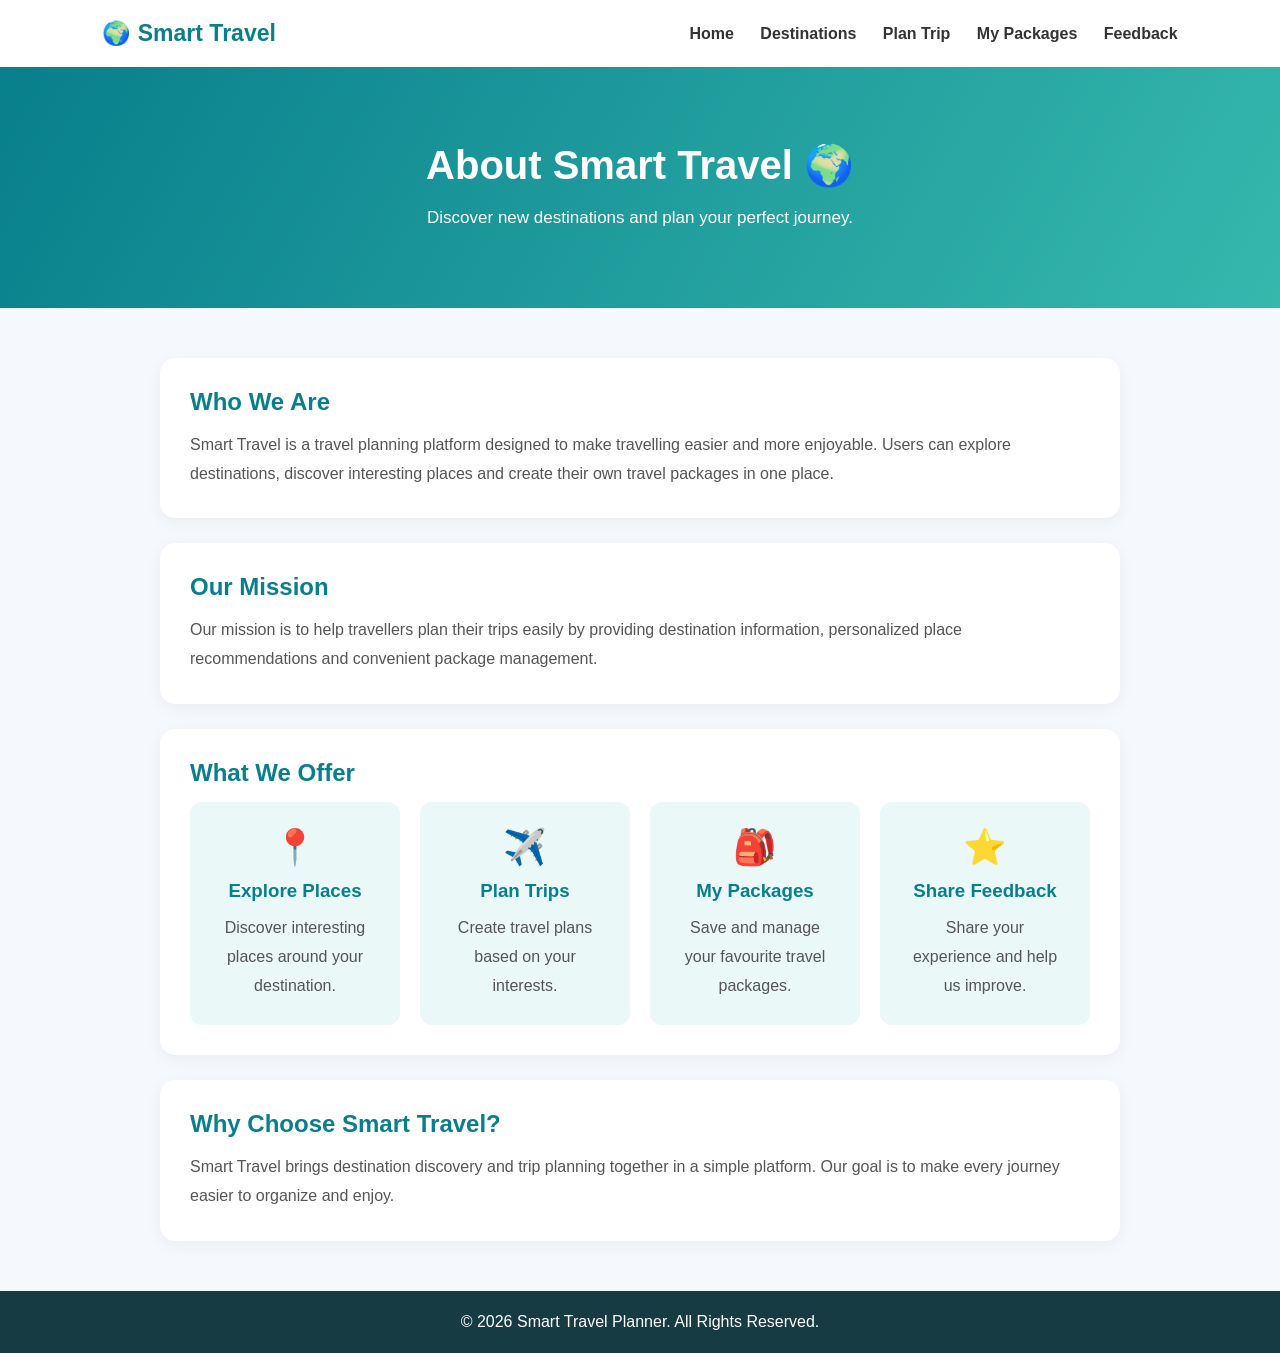
<file: about.html>
<!DOCTYPE html>
<html lang="en">
<head>
    <meta charset="UTF-8">
    <meta name="viewport" content="width=device-width, initial-scale=1.0">
    <title>About Us | Smart Travel</title>

    <style>
        * {
            margin: 0;
            padding: 0;
            box-sizing: border-box;
            font-family: Arial, sans-serif;
        }

        body {
            background: #f5f8fc;
            color: #263445;
        }

        header {
            background: white;
            padding: 20px 8%;
            display: flex;
            justify-content: space-between;
            align-items: center;
            box-shadow: 0 2px 10px #ddd;
        }

        .logo {
            font-size: 23px;
            font-weight: bold;
            color: #087f8c;
        }

        nav a {
            text-decoration: none;
            color: #333;
            margin-left: 22px;
            font-weight: 600;
        }

        nav a:hover {
            color: #087f8c;
        }

        .hero {
            background: linear-gradient(120deg, #087f8c, #36b8ad);
            color: white;
            text-align: center;
            padding: 75px 20px;
        }

        .hero h1 {
            font-size: 40px;
            margin-bottom: 15px;
        }

        .hero p {
            font-size: 17px;
            line-height: 1.7;
        }

        .content {
            max-width: 1000px;
            margin: 50px auto;
            padding: 0 20px;
        }

        .section {
            background: white;
            padding: 30px;
            margin-bottom: 25px;
            border-radius: 15px;
            box-shadow: 0 4px 15px #0000000d;
        }

        .section h2 {
            color: #087f8c;
            margin-bottom: 15px;
        }

        .section p {
            line-height: 1.8;
            color: #555;
        }

        .features {
            display: grid;
            grid-template-columns: repeat(auto-fit, minmax(200px, 1fr));
            gap: 20px;
        }

        .feature {
            background: #eaf8f7;
            padding: 25px;
            text-align: center;
            border-radius: 12px;
        }

        .feature h3 {
            margin: 12px 0;
            color: #087f8c;
        }

        footer {
            background: #173b43;
            color: white;
            text-align: center;
            padding: 22px;
            margin-top: 40px;
        }

        @media(max-width: 600px) {
            header {
                flex-direction: column;
                gap: 15px;
            }

            nav a {
                margin: 7px;
                font-size: 13px;
            }

            .hero h1 {
                font-size: 30px;
            }
        }
    </style>
</head>

<body>

<header>
    <div class="logo">🌍 Smart Travel</div>

    <nav>
        <a href="/">Home</a>
        <a href="/destinations">Destinations</a>
        <a href="/plan-trip">Plan Trip</a>
        <a href="/my-packages">My Packages</a>
        <a href="/feedback">Feedback</a>
    </nav>
</header>

<section class="hero">
    <h1>About Smart Travel 🌍</h1>
    <p>Discover new destinations and plan your perfect journey.</p>
</section>

<div class="content">

    <div class="section">
        <h2>Who We Are</h2>
        <p>
            Smart Travel is a travel planning platform designed to
            make travelling easier and more enjoyable. Users can
            explore destinations, discover interesting places and
            create their own travel packages in one place.
        </p>
    </div>

    <div class="section">
        <h2>Our Mission</h2>
        <p>
            Our mission is to help travellers plan their trips easily
            by providing destination information, personalized place
            recommendations and convenient package management.
        </p>
    </div>

    <div class="section">
        <h2>What We Offer</h2>

        <div class="features">
            <div class="feature">
                <div style="font-size:35px;">📍</div>
                <h3>Explore Places</h3>
                <p>Discover interesting places around your destination.</p>
            </div>

            <div class="feature">
                <div style="font-size:35px;">✈️</div>
                <h3>Plan Trips</h3>
                <p>Create travel plans based on your interests.</p>
            </div>

            <div class="feature">
                <div style="font-size:35px;">🎒</div>
                <h3>My Packages</h3>
                <p>Save and manage your favourite travel packages.</p>
            </div>

            <div class="feature">
                <div style="font-size:35px;">⭐</div>
                <h3>Share Feedback</h3>
                <p>Share your experience and help us improve.</p>
            </div>
        </div>
    </div>

    <div class="section">
        <h2>Why Choose Smart Travel?</h2>
        <p>
            Smart Travel brings destination discovery and trip
            planning together in a simple platform. Our goal is
            to make every journey easier to organize and enjoy.
        </p>
    </div>

</div>

<footer>
    <p>© 2026 Smart Travel Planner. All Rights Reserved.</p>
</footer>

</body>
</html>
</file>
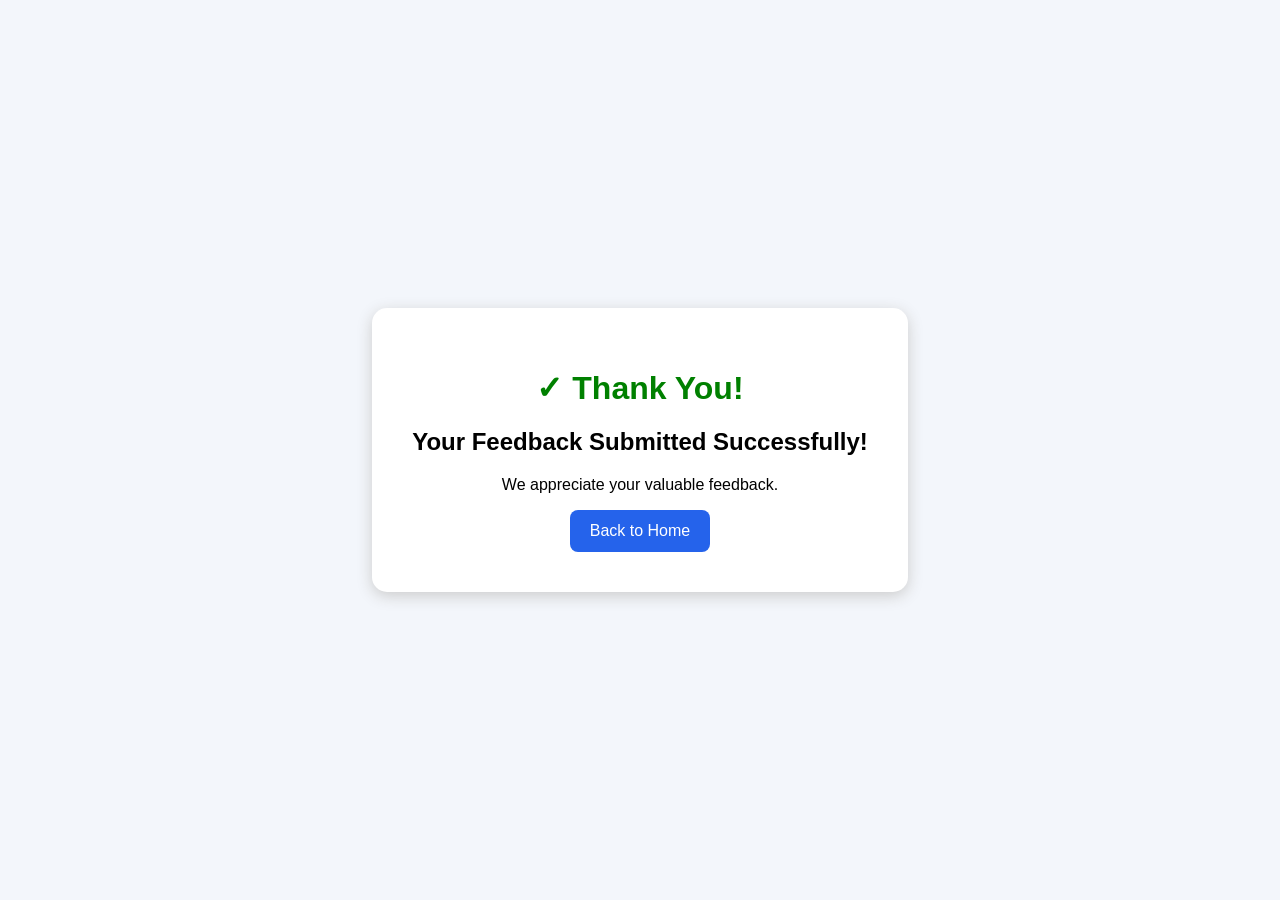
<file: thank_you.html>
<!DOCTYPE html>
<html lang="en">
<head>
    <meta charset="UTF-8">
    <title>Thank You</title>
    <style>
        body {
            font-family: Arial;
            background: #f3f6fb;
            display: flex;
            justify-content: center;
            align-items: center;
            min-height: 100vh;
            margin: 0;
        }
        .box {
            background: white;
            padding: 40px;
            text-align: center;
            border-radius: 15px;
            box-shadow: 0 4px 15px #ccc;
        }
        h1 { color: green; }
        a {
            display: inline-block;
            background: #2563eb;
            color: white;
            padding: 12px 20px;
            text-decoration: none;
            border-radius: 8px;
        }
    </style>
</head>
<body>
    <div class="box">
        <h1>✓ Thank You!</h1>
        <h2>Your Feedback Submitted Successfully!</h2>
        <p>We appreciate your valuable feedback.</p>
        <a href="{{ url_for('home') }}">Back to Home</a>
    </div>
</body>
</html>
</file>
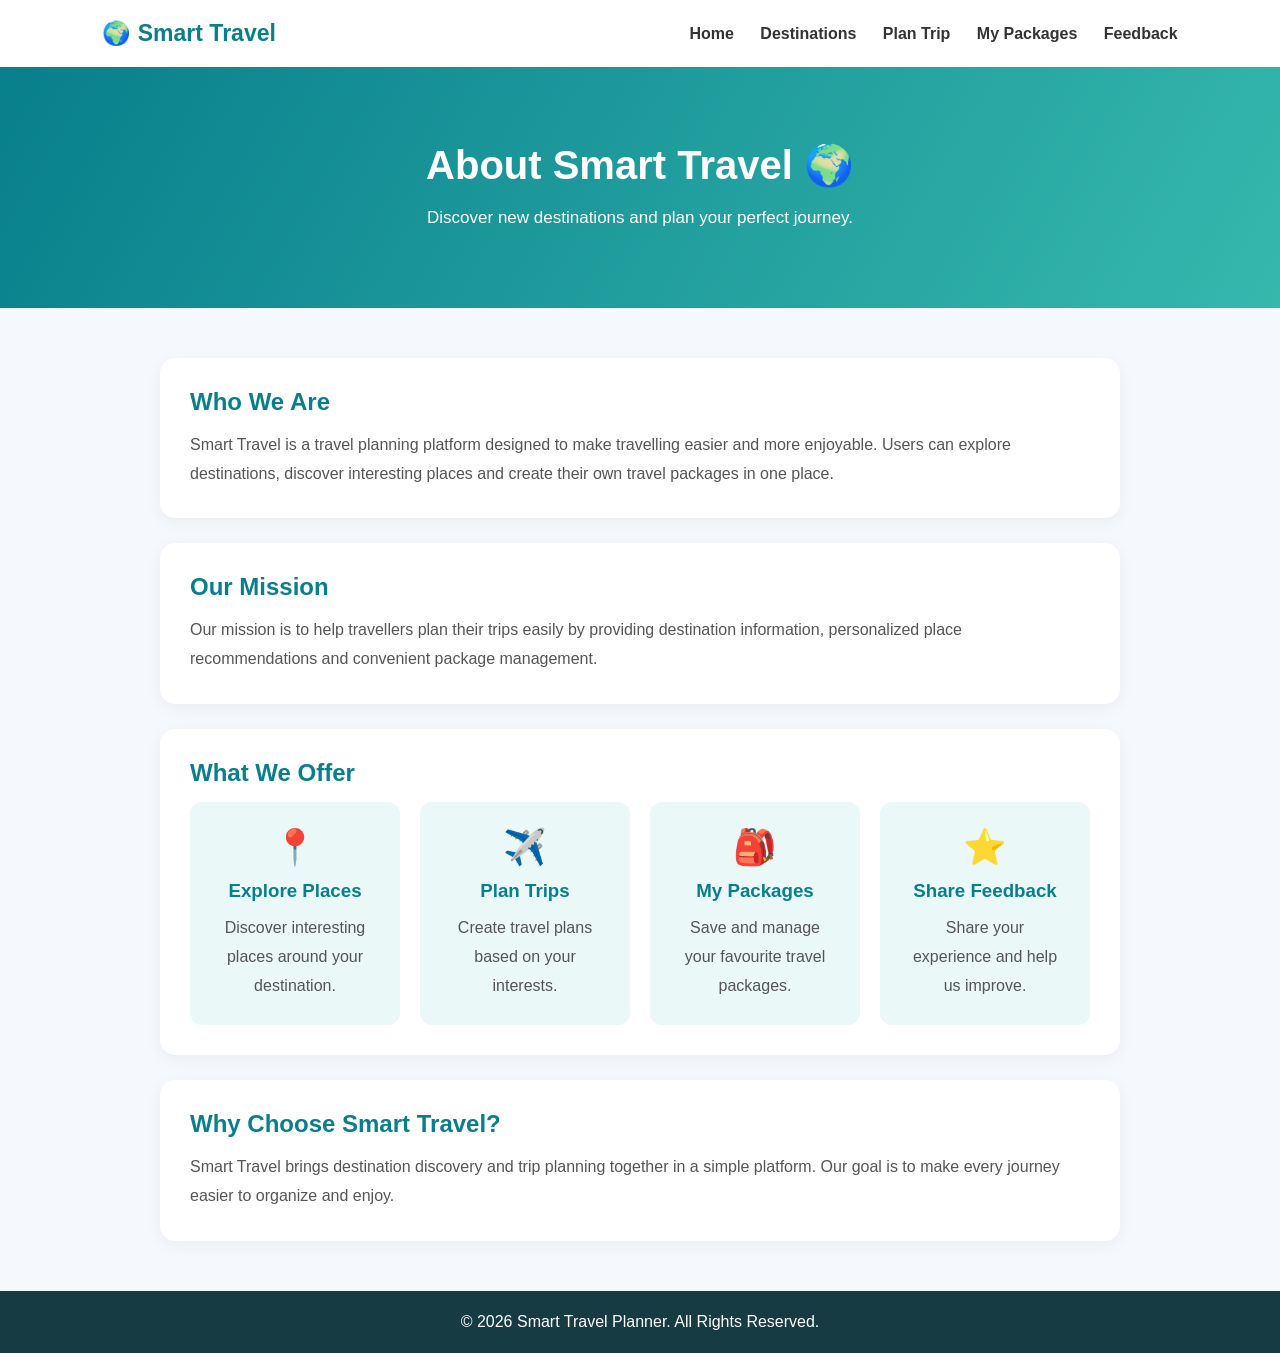
<file: templates/about.html>
<!DOCTYPE html>
<html lang="en">
<head>
    <meta charset="UTF-8">
    <meta name="viewport" content="width=device-width, initial-scale=1.0">
    <title>About Us | Smart Travel</title>

    <style>
        * {
            margin: 0;
            padding: 0;
            box-sizing: border-box;
            font-family: Arial, sans-serif;
        }

        body {
            background: #f5f8fc;
            color: #263445;
        }

        header {
            background: white;
            padding: 20px 8%;
            display: flex;
            justify-content: space-between;
            align-items: center;
            box-shadow: 0 2px 10px #ddd;
        }

        .logo {
            font-size: 23px;
            font-weight: bold;
            color: #087f8c;
        }

        nav a {
            text-decoration: none;
            color: #333;
            margin-left: 22px;
            font-weight: 600;
        }

        nav a:hover {
            color: #087f8c;
        }

        .hero {
            background: linear-gradient(120deg, #087f8c, #36b8ad);
            color: white;
            text-align: center;
            padding: 75px 20px;
        }

        .hero h1 {
            font-size: 40px;
            margin-bottom: 15px;
        }

        .hero p {
            font-size: 17px;
            line-height: 1.7;
        }

        .content {
            max-width: 1000px;
            margin: 50px auto;
            padding: 0 20px;
        }

        .section {
            background: white;
            padding: 30px;
            margin-bottom: 25px;
            border-radius: 15px;
            box-shadow: 0 4px 15px #0000000d;
        }

        .section h2 {
            color: #087f8c;
            margin-bottom: 15px;
        }

        .section p {
            line-height: 1.8;
            color: #555;
        }

        .features {
            display: grid;
            grid-template-columns: repeat(auto-fit, minmax(200px, 1fr));
            gap: 20px;
        }

        .feature {
            background: #eaf8f7;
            padding: 25px;
            text-align: center;
            border-radius: 12px;
        }

        .feature h3 {
            margin: 12px 0;
            color: #087f8c;
        }

        footer {
            background: #173b43;
            color: white;
            text-align: center;
            padding: 22px;
            margin-top: 40px;
        }

        @media(max-width: 600px) {
            header {
                flex-direction: column;
                gap: 15px;
            }

            nav a {
                margin: 7px;
                font-size: 13px;
            }

            .hero h1 {
                font-size: 30px;
            }
        }
    </style>
</head>

<body>

<header>
    <div class="logo">🌍 Smart Travel</div>

    <nav>
        <a href="/">Home</a>
        <a href="/destinations">Destinations</a>
        <a href="/plan-trip">Plan Trip</a>
        <a href="/my-packages">My Packages</a>
        <a href="/feedback">Feedback</a>
    </nav>
</header>

<section class="hero">
    <h1>About Smart Travel 🌍</h1>
    <p>Discover new destinations and plan your perfect journey.</p>
</section>

<div class="content">

    <div class="section">
        <h2>Who We Are</h2>
        <p>
            Smart Travel is a travel planning platform designed to
            make travelling easier and more enjoyable. Users can
            explore destinations, discover interesting places and
            create their own travel packages in one place.
        </p>
    </div>

    <div class="section">
        <h2>Our Mission</h2>
        <p>
            Our mission is to help travellers plan their trips easily
            by providing destination information, personalized place
            recommendations and convenient package management.
        </p>
    </div>

    <div class="section">
        <h2>What We Offer</h2>

        <div class="features">
            <div class="feature">
                <div style="font-size:35px;">📍</div>
                <h3>Explore Places</h3>
                <p>Discover interesting places around your destination.</p>
            </div>

            <div class="feature">
                <div style="font-size:35px;">✈️</div>
                <h3>Plan Trips</h3>
                <p>Create travel plans based on your interests.</p>
            </div>

            <div class="feature">
                <div style="font-size:35px;">🎒</div>
                <h3>My Packages</h3>
                <p>Save and manage your favourite travel packages.</p>
            </div>

            <div class="feature">
                <div style="font-size:35px;">⭐</div>
                <h3>Share Feedback</h3>
                <p>Share your experience and help us improve.</p>
            </div>
        </div>
    </div>

    <div class="section">
        <h2>Why Choose Smart Travel?</h2>
        <p>
            Smart Travel brings destination discovery and trip
            planning together in a simple platform. Our goal is
            to make every journey easier to organize and enjoy.
        </p>
    </div>

</div>

<footer>
    <p>© 2026 Smart Travel Planner. All Rights Reserved.</p>
</footer>

</body>
</html>
</file>
